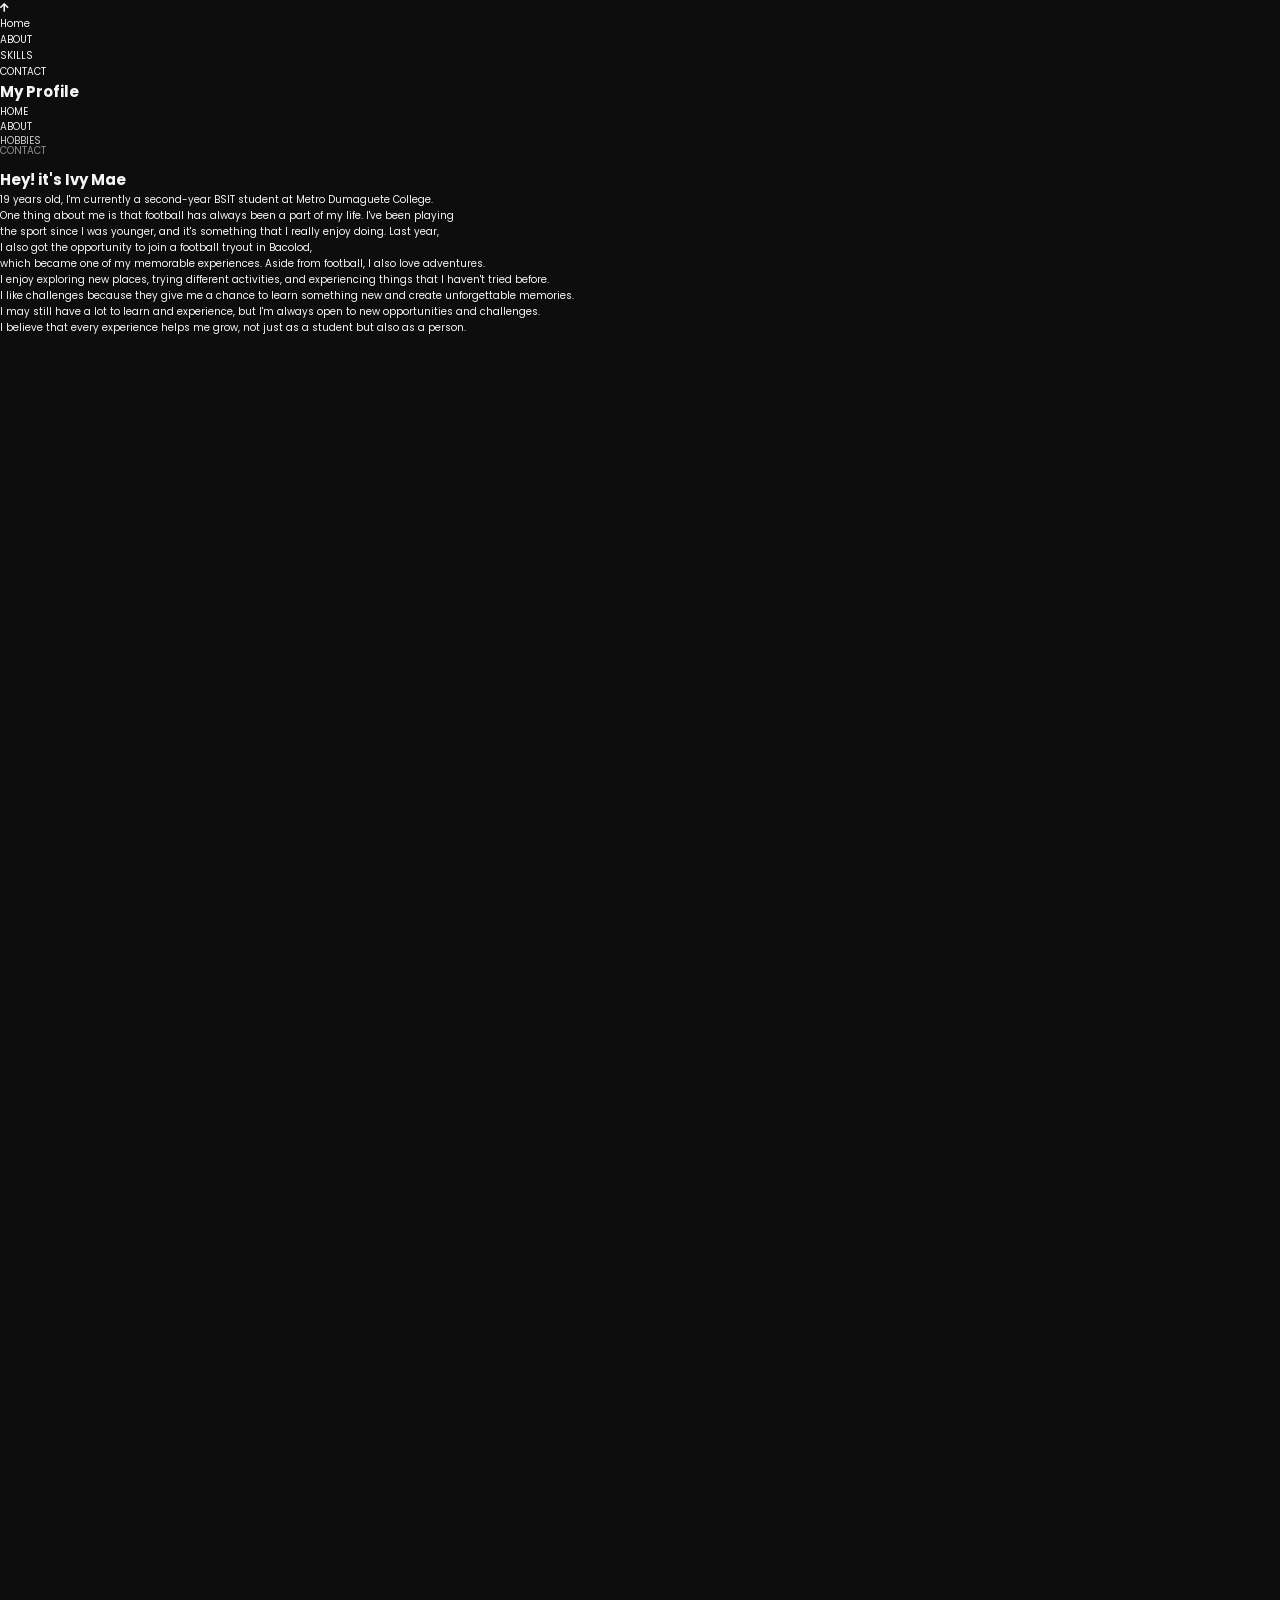
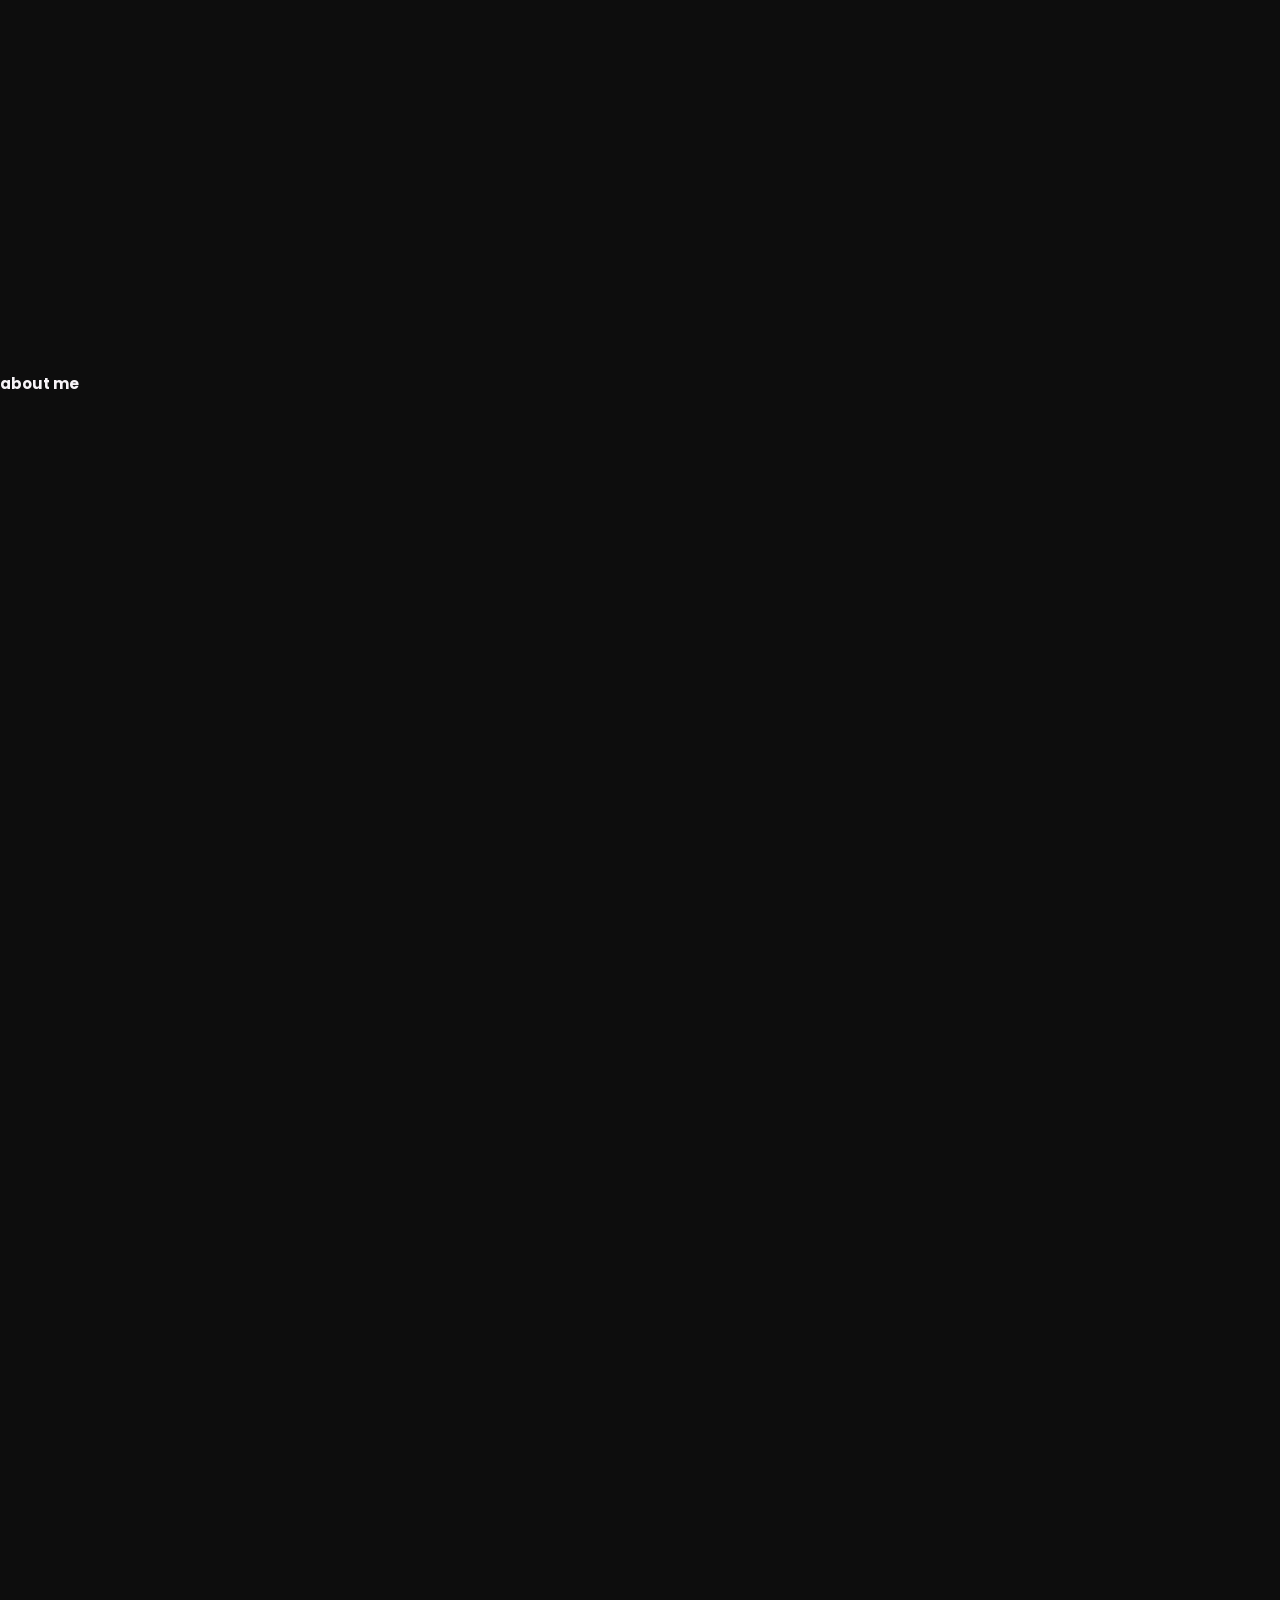
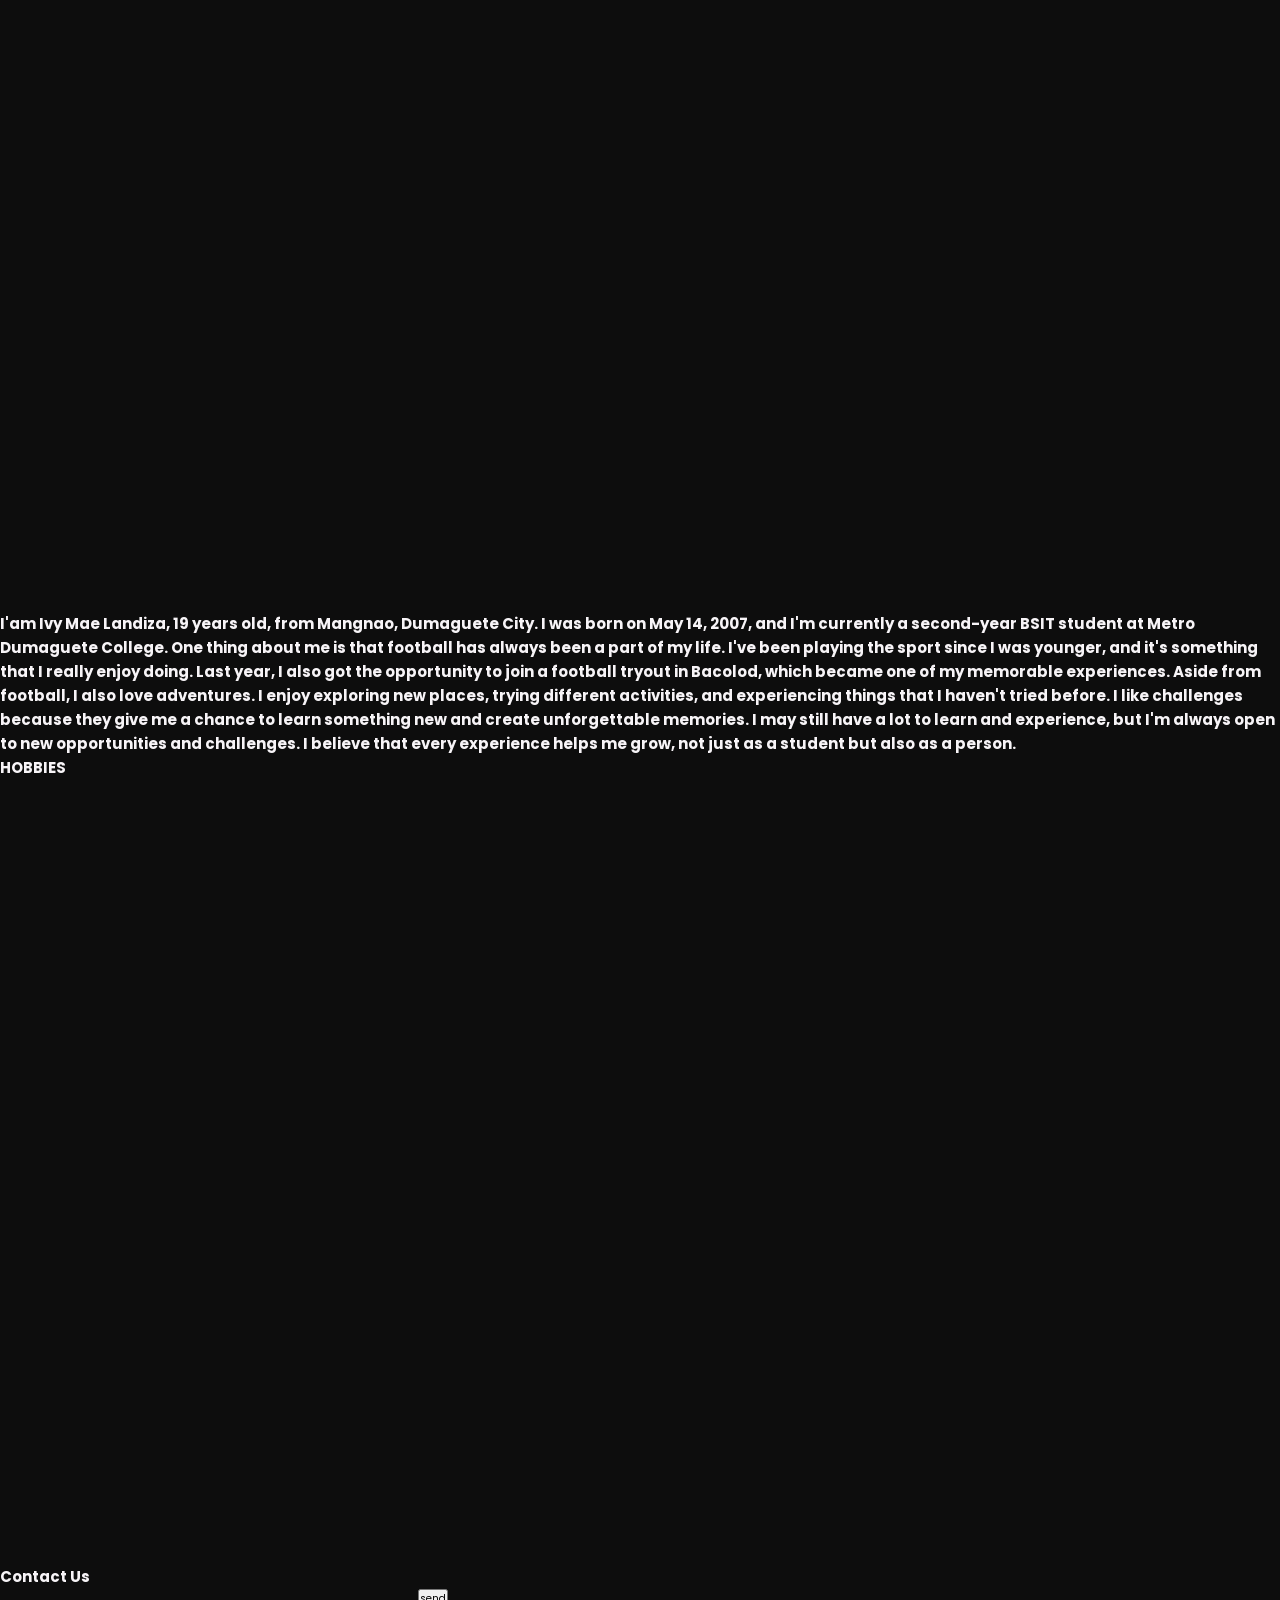
<file: index.html>
﻿<!DOCTYPE html>
<html lang="en">
  <head>
    <meta charset="UTF-8" />
    <link href="https://unpkg.com/aos@2.3.1/dist/aos.css" rel="stylesheet" />
    <link rel="preconnect" href="https://fonts.gstatic.com" />

    <link
      rel="stylesheet"
      href="https://cdnjs.cloudflare.com/ajax/libs/font-awesome/5.15.3/css/all.min.css"
      integrity="sha512-iBBXm8fW90+nuLcSKlbmrPcLa0OT92xO1BIsZ+ywDWZCvqsWgccV3gFoRBv0z+8dLJgyAHIhR35VZc2oM/gI1w=="
      crossorigin="anonymous"
    />
    <link
      href="https://fonts.googleapis.com/css2?family=Poppins:wght@300&display=swap"
      rel="stylesheet"
    />
    <meta http-equiv="X-UA-Compatible" content="IE=edge" />
    <meta name="viewport" content="width=device-width, initial-scale=1.0" />
    <link rel="stylesheet" href="style.css" />
    <title>My Website</title>
  </head>

  <body>
  <i class="fa fa-arrow-up" aria-hidden="true" onclick = "scrollToTop();"></i>
    <section class="sec1" id="section1">
      <div class="menuBar">
        <ul>
          <li><a href="#section1">Home</a></li>
          <li><a href="#section2">ABOUT</a></li>
          <li><a href="#section3">SKILLS</a></li>
          <li><a href="#section4">CONTACT</a></li>
        </ul>
      </div>
      <div class="navBar">
        <div class="logo">
          <h1>My Profile</h1>
        </div>
        <div class="navBar__menu">
       <ul>
       <li>
       <a href="#section1">HOME</a>
       </li>
        <li>
        <a href="#section2">ABOUT</a>
        </li>
         <li>
         <a href="#section3">HOBBIES</a>
         </li>
         <li>
         <a href="#section4">CONTACT</a>
         </li>
         </ul>
        </div>
        <div class="sec1__menuIcon"></div>
      </div>
      <div class="sec1__container">
        <div class="sec1__content">
          <div class="sec1__contentDetail">
            <div class="sec1__contentHider">
            </div>
            <div class="sec1__contentHider">
              <h1><span>Hey! it's Ivy Mae </span></h1>
            </div>        
        <div class="ivylat">
          <p>
            19 years old,  I'm currently a second-year BSIT student at Metro Dumaguete College.<br>
            One thing about me is that football has always been a part of my life. I've been playing<br>
            the sport since I was younger, and it's something that I really enjoy doing. Last year,<br>
            I also got the opportunity to join a football tryout in Bacolod,<br>
            which became one of my memorable experiences. Aside from football, I also love adventures.<br>
            I enjoy exploring new places, trying different activities, and experiencing things that I haven't tried before.<br>
            I like challenges because they give me a chance to learn something new and create unforgettable memories.<br>   
            I may still have a lot to learn and experience, but I'm always open to new opportunities and challenges.<br>
            I believe that every experience helps me grow, not just as a student but also as a person.</p><br>
          </p>
        </div>

        <a href="">
          <button>Resume</button>
        </a>

       
      
        

          
        <div class="sec1__imgContainer">
          <div class="sec1__imgBx">
           <img src="ivy1pic.jpg": alt="ivy mae pic"/>
            <span class="sec1__design1"></span>
            <span class="sec1__design2"></span>
            <span class="sec1__design3"></span>
            <span class="sec1__design4"></span>
          </div>
        </div>
      </div>
    </section>
    <section class="sec2" id="section2">
      <div class="sec2__heading">
        <h2>about me</h2>
      </div>
      <div class="sec2__container">
        <div class="sec2__aboutme1" data-aos="fade-up" data-aos-offset="-90">
          <div class="sec2__aboutme1Img">
            <img src="ivy2pic.jpg": alt="big sec2__aboutme1Img" />
          </div>
          <h2> Ivy Mae Landiza </h2>
          <div class="sec2__aboutme1Social">
            <ul> 
            </ul>
          </div>
        </div>
       <div class="sec2__aboutme2" data-aos="fade-up" data-aos-delay="1000"></div>
          <p>
          <h1>  
I'am Ivy Mae Landiza, 19 years old, from Mangnao, Dumaguete City. I was born on May 14, 2007, and I'm currently a second-year BSIT student at Metro Dumaguete College.

One thing about me is that football has always been a part of my life. I've been playing the sport since I was younger, and it's something that I really enjoy doing. Last year, I also got the opportunity to join a football tryout in Bacolod, which became one of my memorable experiences. 

Aside from football, I also love adventures. I enjoy exploring new places, trying different activities, and experiencing things that I haven't tried before. I like challenges because they give me a chance to learn something new and create unforgettable memories.

I may still have a lot to learn and experience, but I'm always open to new opportunities and challenges. I believe that every experience helps me grow, not just as a student but also as a person.
          </h1>

          </p>
        </div>
      </div>
    </section>
    <section class="sec3" id="section3">
      <h1>HOBBIES</h1>
      <div class="sec3__container">
        <div class="sec3__card" data-aos="fade-up">
          <div class="sec3__box">
            <div class="sec3__percent">
              <svg>
                <circle cx="70" cy="70" r="70"></circle>
                <circle cx="70" cy="70" r="70"></circle>
              </svg>
              <div class="number">
                <h2>90<span>%</span></h2>
              </div>
            </div>
            <h2 class="sec3__text">FOOTBALL</h2>
          </div>
        </div>
        <div class="sec3__card" data-aos="fade-up" data-aos-delay="500">
          <div class="sec3__box">
            <div class="sec3__percent">
              <svg>
                <circle cx="70" cy="70" r="70"></circle>
                <circle cx="70" cy="70" r="70"></circle>
              </svg>
              <div class="number">
                <h2>70<span>%</span></h2>
              </div>
            </div>
            <h2 class="sec3__text">CYCLING</h2>
          </div>
        </div>
        <div class="sec3__card" data-aos="fade-up" data-aos-delay="1000">
          <div class="sec3__box">
            <div class="sec3__percent">
              <svg>
                <circle cx="70" cy="70" r="70"></circle>
                <circle cx="70" cy="70" r="70"></circle>
              </svg>
              <div class="number">
                <h2>55<span>%</span></h2>
              </div>
            </div>
            <h2 class="sec3__text">VLOGGING</h2>
          </div>
        </div>
      </div>
    </section>
    <section class="sec4" id="section4">
      <div class="sec4__container">
        <div class="sec4__box1">
          <div class="sec4__content1" data-aos="fade-right">
            <h2>Ivy Mae<span>Landiza</span></h2>
            <p>
              
            </p>
          </div>
          <div
            class="sec4__content2"
            data-aos="fade-right"
            data-aos-delay="200"
          >
            <div class="sec4__content2Icon">
              <i class="fas fa-phone-alt"></i>
              <h2>09756433747</h2>
            </div>
            <div class="sec4__content2Icon">
              <i class="fas fa-envelope"></i>
              <h2>landizaivymae45gmail.com</h2>
            </div>
          </div>
          <div
            class="sec4__content3"
            data-aos="fade-right"
            data-aos-delay="500"
          >
            <ul>
              
              </li>
            </ul>
          </div>
        </div>
        <div class="sec4__box2" data-aos="fade-in" data-aos-delay="500">
          
            <h2>Quick links</h2>
          <div class="sec4__links">
            <ul>
              <li><a href="#">Home</a></li>
              <li><a href="#">About</a></li>
              <li><a href="#">Hobbies</a></li>
            </ul>
            </div>
          </div>

        <div class="sec4__box3">
          <h2>Contact Us</h2>
          <form>
            <input
              data-aos="fade-left"
              data-aos-delay="500"
              class="sec4__email"
              type="email"
              placeholder="Enter your Email"
            />
            <input
              class="sec4__message"
              data-aos="fade-left"
              data-aos-delay="1000"
              type="text"
              placeholder="enter the feedback or suggestion"
            />
            <button type="submit">send</button>
          </form>
        </div>
      </div>
    </section>
       <script
      src="https://cdnjs.cloudflare.com/ajax/libs/gsap/3.6.1/gsap.min.js"
      integrity="sha512-cdV6j5t5o24hkSciVrb8Ki6FveC2SgwGfLE31+ZQRHAeSRxYhAQskLkq3dLm8ZcWe1N3vBOEYmmbhzf7NTtFFQ=="
      crossorigin="anonymous"
    ></script>
    <script>
      const tl = gsap.timeline({ defaults: { ease: "power1.out" } });

      tl.from(".navBar", { y: "-10rem", duration: 1 });
      tl.from(".navBar .navBar__menu ul li", {
        y: "-2rem",
        opacity: 0,
        duration: 1,
        stagger: 0.25,
      });
      tl.to(
        ".sec1__content .sec1__contentDetail h1",
        { y: "0rem", duration: 1, stagger: 0.25 },
        "=-1"
      );
      tl.from(".sec1__imgBx img", { opacity: 0, x: "50%", duration: 1.5 });
      tl.from(
        ".sec1__imgBx .sec1__design1",
        { opacity: 0, x: "3rem", duration: 1.5 },
        "=-1"
      );
      tl.from(
        ".sec1__imgBx .sec1__design2",
        { opacity: 0, x: "-3rem", duration: 1.5 },
        "=-1"
      );
      tl.from(
        ".sec1__design3",
        { opacity: 0, x: "-30%", duration: 1.5 },
        "=-2"
      );
      tl.from(".sec1__design4", { opacity: 0, duration: 1.5 }, "=-2");
      tl.from(".sec1__content a", { opacity: 0, duration: 1.5 }, "=-3");
    </script>
    <!-- our AOs will occur here -->
    <script src="https://unpkg.com/aos@2.3.1/dist/aos.js"></script>
    <script>
      AOS.init({
        duration: 1000,
        offset:0,
      });
    </script>
    <script>
      var sec1__menuIcon = document.querySelector(".sec1__menuIcon");
      var menuBar = document.querySelector(".menuBar");
      sec1__menuIcon.addEventListener("click", function () {
        sec1__menuIcon.classList.toggle("active");
        menuBar.classList.toggle("active");
      });
    </script>
    <script type = "text/javascript">
        window.addEventListener('scroll',function(){
            var scroll = document.querySelector('.fa');
            scroll.classList.toggle("active",window.scrollY>500)
        })
        function scrollToTop(){
            window.scrollTo({
                top:0,
                behavior:'smooth'
            })
        }


    </script>

 
   <footer>
   <p> &copy; 2026 Ivy Mae Landiza All Rights Reserved.</p>
   </footer>


    
    </body>
    </html>
</file>
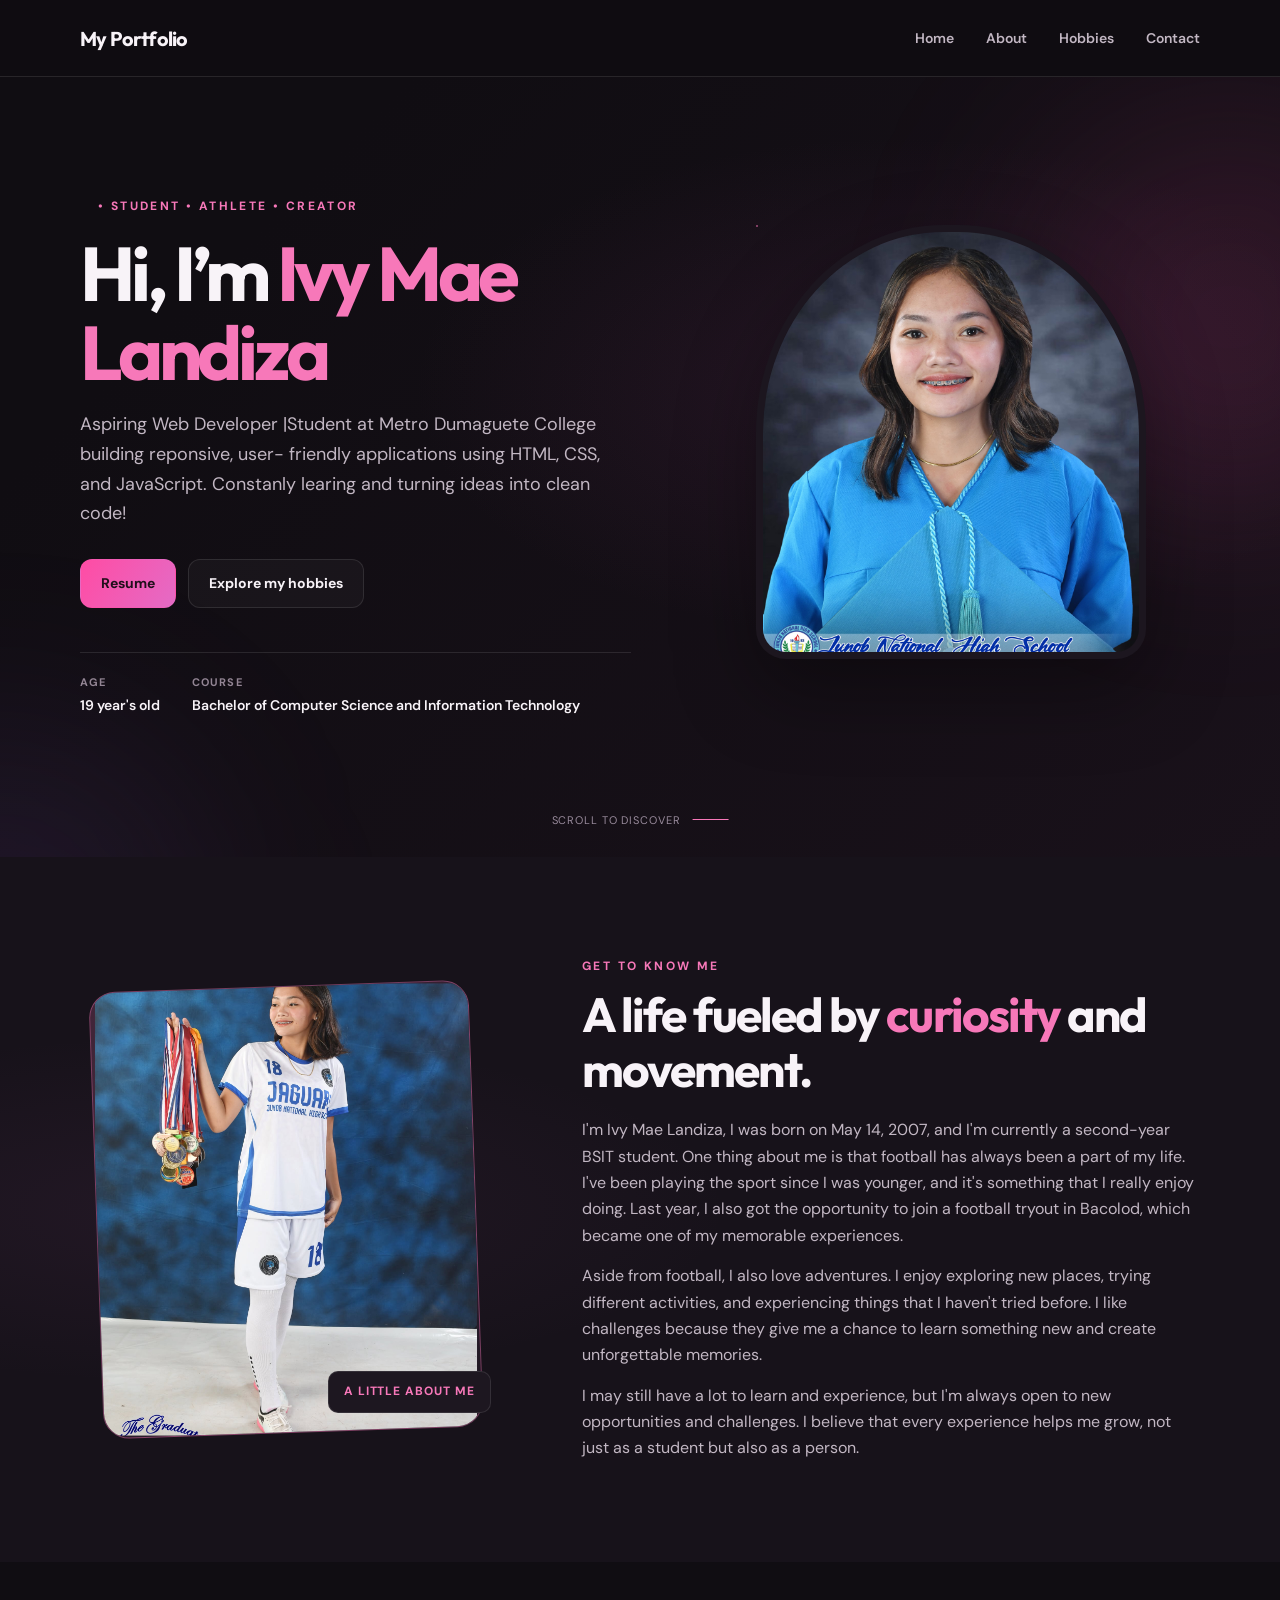
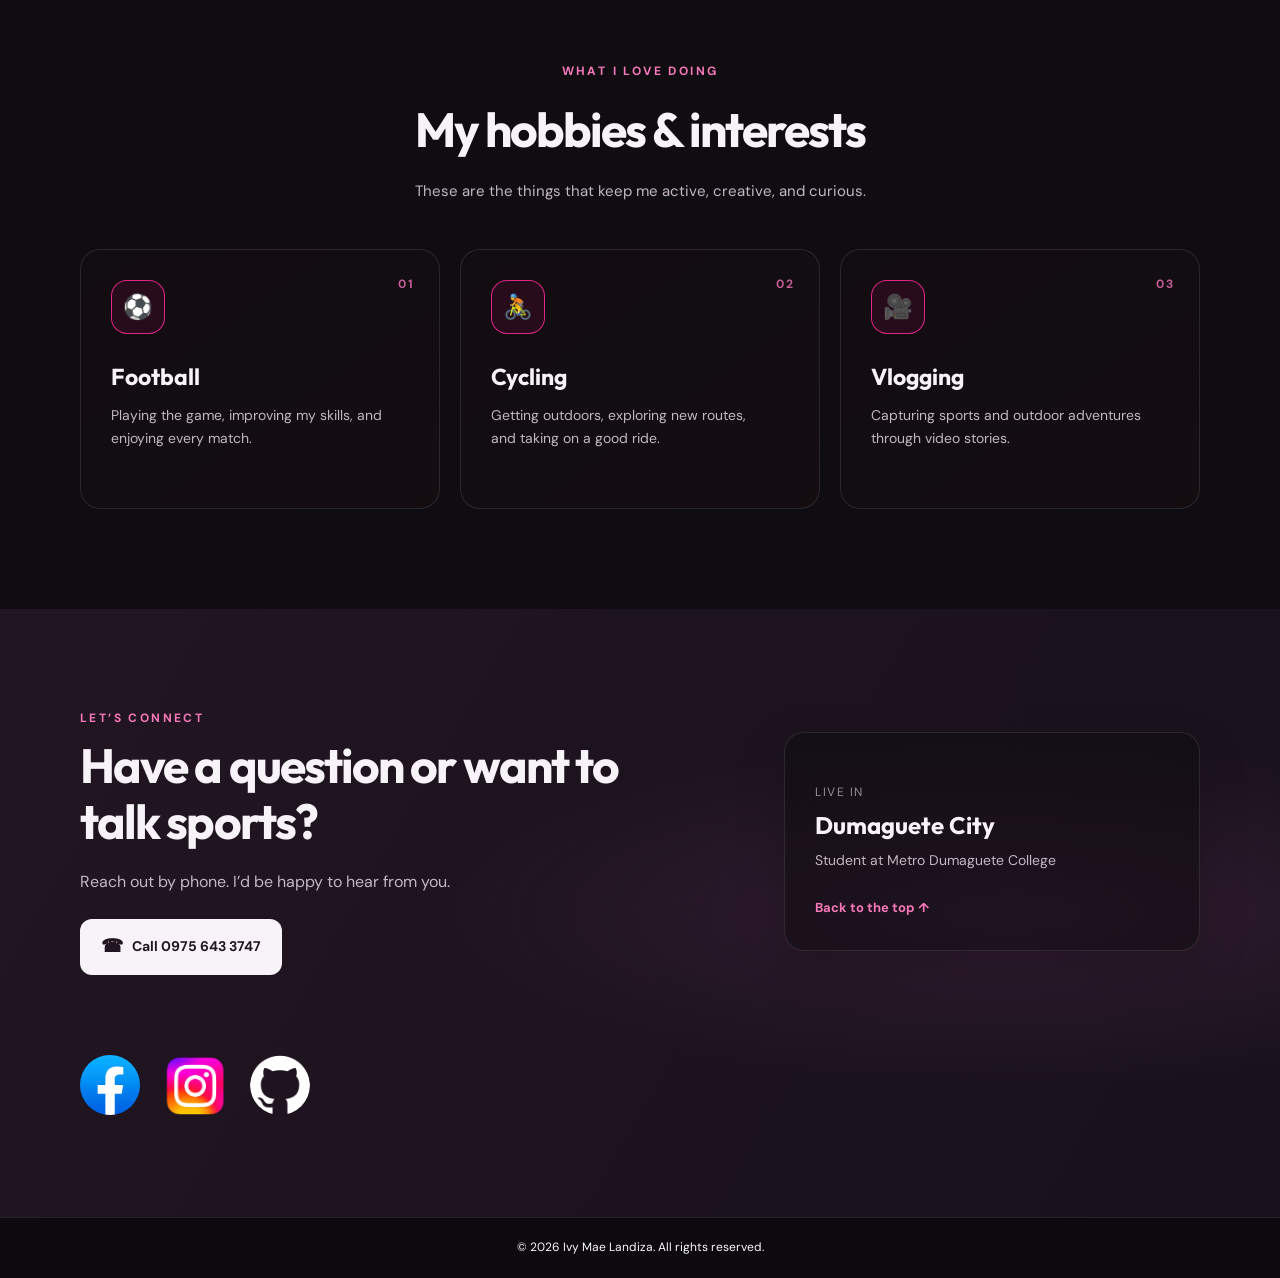
<file: ivy.html>
<!DOCTYPE html>
<html lang="en">
  <head>
    <meta charset="UTF-8" />
    <meta name="viewport" content="width=device-width, initial-scale=1.0" />
    <meta
      name="description"
      content="Meet Ivy Mae Landiza: student, footballer, cyclist, and sports vlogger."
    />
    <link rel="preconnect" href="https://fonts.googleapis.com" />
    <link rel="preconnect" href="https://fonts.gstatic.com" crossorigin />
    <link
      href="https://fonts.googleapis.com/css2?family=DM+Sans:wght@400;500;600;700&family=Outfit:wght@500;600;700&display=swap"
      rel="stylesheet"
    />
    <link rel="stylesheet" href="ivy.css" />
    <title>Ivy Mae Landiza | Personal Profile</title>
  </head>

  <body>
    <header class="site-header">
      <nav class="nav container" aria-label="Main navigation">
        <a class="brand" href="#home" aria-label="Ivy Mae Landiza home">
          <span>My Portfolio<span class="brand__accent"></span></span>
        </a>
        <button
          class="menu-toggle"
          type="button"
          aria-label="Open navigation menu"
          aria-expanded="false"
          aria-controls="primary-menu"
        >
          <span></span>
          <span></span>
          <span></span>
        </button>
        <ul class="nav__links" id="primary-menu">
          <li><a href="#home">Home</a></li>
          <li><a href="#about">About</a></li>
          <li><a href="#hobbies">Hobbies</a></li>
          <li><a href="#contact">Contact</a></li>
        </ul>
      </nav>
    </header>

    <main>
      <section class="hero" id="home" aria-labelledby="hero-title">
        <div class="hero__glow hero__glow--one" aria-hidden="true"></div>
        <div class="hero__glow hero__glow--two" aria-hidden="true"></div>
        <div class="hero__layout container">
          <div class="hero__content">
            <p class="eyebrow"><span></span>• Student • Athlete • Creator</p>
            <h1 id="hero-title">Hi, I’m <span>Ivy Mae Landiza</span></h1>
            <p class="hero__intro">
             Aspiring Web Developer |Student at Metro Dumaguete College building
             reponsive, user- friendly applications using HTML, CSS, and JavaScript.
             Constanly learing and turning ideas into clean code!
            </p>
            <div class="hero__actions">
              <a class="button button--primary" href="Resume/resume.pdf">Resume</a>
              <a class="button button--secondary" href="#hobbies">Explore my hobbies</a>
            </div>
            <div class="hero__facts" aria-label="A few facts about Ivy">
              <div>
                <strong>Age</strong>
                <span>19 year's old</span>
              </div>
              <div>
                <strong>Course</strong>
                <span>Bachelor of Computer Science and Information Technology</span>
              </div>
            </div>
          </div>

          <div class="hero__visual">
            <span class="hero__shape hero__shape--top" aria-hidden="true"></span>
            <span class="hero__shape hero__shape--bottom" aria-hidden="true"></span>
            <figure class="hero__photo">
              <img src="ivy1pic.jpg" alt="Ivy Mae Landiza smiling outdoors" />
            </figure>
           
          </div>
        </div>
        <a class="scroll-cue" href="#about">
          <span>Scroll to discover</span>
          <span class="scroll-cue__line" aria-hidden="true"></span>
        </a>
      </section>

      <section class="about section" id="about" aria-labelledby="about-title">
        <div class="about__layout container">
          <div class="about__visual">
            <div class="about__photo-frame">
              <img src="ivy2pic.jpg" alt="Portrait of Ivy Mae Landiza" loading="lazy" />
            </div>
            <span class="about__photo-caption">A little about me</span>
          </div>
          <div class="about__content">
            <p class="section-label">Get to know me</p>
            <h2 id="about-title">A life fueled by <span>curiosity</span> and movement.</h2>
            <p>
              I'm Ivy Mae Landiza, I was born on May 14, 2007, and I'm currently a second-year BSIT student.
              One thing about me is that football has always been a part of my life.
              I've been playing the sport since I was younger, and it's something that I really enjoy doing.
              Last year, I also got the opportunity to join a football tryout in Bacolod, which became one of my memorable experiences. 
           </p>

           <p>
              Aside from football, I also love adventures. I enjoy exploring new places, trying different activities, and experiencing things that I haven't tried before.
              I like challenges because they give me a chance to learn something new and create unforgettable memories.
            </p>

            <p>
             I may still have a lot to learn and experience, but I'm always open to new opportunities and challenges.
              I believe that every experience helps me grow, not just as a student but also as a person.
            </p>
          
          </div>
        </div>
      </section>

      <section class="hobbies section" id="hobbies" aria-labelledby="hobbies-title">
        <div class="container">
          <div class="section-heading">
            <p class="section-label">What I love doing</p>
            <h2 id="hobbies-title">My hobbies &amp; interests</h2>
            <p>These are the things that keep me active, creative, and curious.</p>
          </div>
          <div class="hobbies__grid">
            <article class="hobby-card">
              <span class="hobby-card__number">01</span>
              <span class="hobby-card__icon" aria-hidden="true">⚽</span>
              <h3>Football</h3>
              <p>Playing the game, improving my skills, and enjoying every match.</p>
            </article>
            <article class="hobby-card">
              <span class="hobby-card__number">02</span>
              <span class="hobby-card__icon" aria-hidden="true">🚴</span>
              <h3>Cycling</h3>
              <p>Getting outdoors, exploring new routes, and taking on a good ride.</p>
            </article>
            <article class="hobby-card">
              <span class="hobby-card__number">03</span>
              <span class="hobby-card__icon" aria-hidden="true">🎥</span>
              <h3>Vlogging</h3>
              <p>Capturing sports and outdoor adventures through video stories.</p>
            </article>
          </div>
        </div>
      </section>

      <section class="contact section" id="contact" aria-labelledby="contact-title">
        <div class="contact__layout container">
          <div class="contact__content">
            <p class="section-label">Let’s connect</p>
            <h2 id="contact-title">Have a question or want to talk sports?</h2>
            <p>
              Reach out by phone. I’d be happy to hear from you.
            </p>
            <a class="button button--light" href="tel:+639756433747">
              <span aria-hidden="true">☎</span>
              Call 0975 643 3747
            </a>
          </div>
          <div class="contact__card">
            <span class="contact__card-icon" aria-hidden="true"></span>
            <p class="contact__card-label">Live in</p>
            <h3>Dumaguete City</h3>
            <p>Student at Metro Dumaguete College</p>
            <a href="#home">Back to the top <span aria-hidden="true">↑</span></a>
          </div>
          <div style="display: flex; flex-direction: row;">
            <a href="https://www.facebook.com/ivy.landiza">
                <img src="face.png" alt="" width="60px" style="border-radius: 50%;">
            </a>
            <a href="https://www.instagram.com/iivvyylle/">
                <img src="ig.png" alt="" width="110px" style="border-radius: 20px;">
            </a>
            <a href="https://github.com/landizaivymae45">
                <img src="ereng.png" alt="" width="60px" style="border-radius: 50%; filter: invert(1);">
            </a>
          </div>
        </div>
      </section>
    </main>

    <footer class="footer">
      <div class="container footer__content">
        <p style="text-align: center;">&copy; <span id="current-year"></span> Ivy Mae Landiza. All rights reserved.</p>
      </div>
    </footer>

    <button class="scroll-top" type="button" aria-label="Scroll to top">
      <span aria-hidden="true">↑</span>
    </button>

    <script>
      const menuToggle = document.querySelector(".menu-toggle");
      const navigation = document.querySelector(".nav__links");
      const scrollTopButton = document.querySelector(".scroll-top");

      menuToggle.addEventListener("click", () => {
        const isOpen = menuToggle.getAttribute("aria-expanded") === "true";
        menuToggle.setAttribute("aria-expanded", String(!isOpen));
        menuToggle.setAttribute(
          "aria-label",
          isOpen ? "Open navigation menu" : "Close navigation menu"
        );
        navigation.classList.toggle("nav__links--open", !isOpen);
      });

      navigation.querySelectorAll("a").forEach((link) => {
        link.addEventListener("click", () => {
          menuToggle.setAttribute("aria-expanded", "false");
          menuToggle.setAttribute("aria-label", "Open navigation menu");
          navigation.classList.remove("nav__links--open");
        });
      });

      window.addEventListener(
        "scroll",
        () => {
          scrollTopButton.classList.toggle("scroll-top--visible", window.scrollY > 500);
        },
        { passive: true }
      );

      scrollTopButton.addEventListener("click", () => {
        window.scrollTo({ top: 0, behavior: "smooth" });
      });

      document.querySelector("#current-year").textContent = new Date().getFullYear();
    </script>
  </body>
</html>
</file>
<file: style.css>
﻿:root {
  --bg: #0d0d0d;
  --bg-soft: #151515;
  --panel: #1b1b1b;
  --card: #111111;
  --white: #f7f4f7;
  --muted: #d7d3d8;
  --pink: #f84aa5;
  --pink-strong: #ff2d8d;
  --purple: #ca79ff;
  --shadow: rgba(0, 0, 0, 0.24);
}

* {
  margin: 0;
  padding: 0;
  box-sizing: border-box;
}

html {
  font-size: 62.5%;
  scroll-behavior: smooth;
}

body {
  font-family: 'Poppins', sans-serif;
  background: var(--bg);
  color: var(--white);
  line-height: 1.6;
}

a {
  color: inherit;
  text-decoration: none;
}

img {
  max-width: 100%;
  display: block;
}

button,
input,
textarea {
  font: inherit;
}

.container {
  width: min(112rem, calc(100% - 4rem));
  margin: 0 auto;
}

.section-tag {
  display: inline-block;
  margin-bottom: 1.2rem;
  color: var(--pink);
  text-transform: uppercase;
  letter-spacing: 0.18rem;
  font-weight: 600;
  font-size: 1.2rem;
}

.header {
  position: sticky;
  top: 0;
  z-index: 50;
  background: rgba(12, 12, 12, 0.9);
  backdrop-filter: blur(10px);
  border-bottom: 1px solid rgba(255, 255, 255, 0.08);
}

.navbar {
  display: flex;
  align-items: center;
  justify-content: space-between;
  min-height: 7rem;
}

.brand {
  font-size: 2.2rem;
  font-weight: 700;
  color: var(--white);
}

.nav-menu ul {
  display: flex;
  align-items: center;
  gap: 2.4rem;
  list-style: none;
}

.nav-menu a {
  position: relative;
  font-size: 1.5rem;
  color: var(--white);
  font-weight: 500;
  transition: color 0.2s ease;
}

.nav-menu a::after {
  content: '';
  position: absolute;
  left: 0;
  bottom: -0.6rem;
  width: 0;
  height: 0.2rem;
  background: linear-gradient(90deg, var(--pink), var(--purple));
  border-radius: 1rem;
  transition: width 0.2s ease;
}

.nav-menu a:hover,
.nav-menu a:focus-visible {
  color: var(--pink);
}

.nav-menu a:hover::after,
.nav-menu a:focus-visible::after {
  width: 100%;
}

.menu-toggle {
  display: none;
  background: transparent;
  border: 0;
  width: 4rem;
  height: 4rem;
  cursor: pointer;
}

.menu-toggle span {
  display: block;
  width: 2.5rem;
  height: 0.2rem;
  margin: 0.6rem auto;
  background: var(--white);
  border-radius: 1rem;
}

.hero {
  position: relative;
  padding: 10rem 0 7rem;
  background: radial-gradient(circle at top left, rgba(248, 74, 165, 0.22), transparent 30%),
    linear-gradient(135deg, #0f0f0f 0%, #0d0d0d 35%, #1b1218 100%);
}

.hero__layout {
  display: grid;
  grid-template-columns: 1.2fr 0.8fr;
  align-items: center;
  gap: 5rem;
}

.eyebrow {
  color: var(--pink);
  text-transform: uppercase;
  letter-spacing: 0.2rem;
  font-size: 1.5rem;
  font-weight: 600;
}

.hero__content h1 {
  font-size: clamp(4rem, 5vw, 7rem);
  line-height: 1.1;
  margin: 1rem 0 1.5rem;
}

.lead {
  max-width: 62rem;
  font-size: 1.8rem;
  color: var(--muted);
}

.hero__actions {
  display: flex;
  flex-wrap: wrap;
  gap: 1.5rem;
  margin-top: 2.5rem;
}

.button {
  display: inline-flex;
  align-items: center;
  justify-content: center;
  min-width: 15rem;
  padding: 1.4rem 2.4rem;
  border-radius: 1rem;
  font-weight: 600;
  transition: transform 0.2s ease, box-shadow 0.2s ease;
}

.button:hover,
.button:focus-visible {
  transform: translateY(-2px);
}

.button.primary {
  color: var(--white);
  background: linear-gradient(135deg, var(--pink), var(--pink-strong));
  box-shadow: 0 1.5rem 3rem rgba(248, 74, 165, 0.35);
}

.button.secondary {
  background: rgba(255, 255, 255, 0.05);
  border: 1px solid rgba(255, 255, 255, 0.1);
  color: var(--white);
}

.hero__info {
  display: flex;
  flex-wrap: wrap;
  gap: 2rem;
  margin-top: 3rem;
  padding-top: 2rem;
  border-top: 1px solid rgba(255, 255, 255, 0.12);
}

.hero__info div {
  min-width: 12rem;
}

.hero__info strong {
  display: block;
  color: var(--muted);
  font-size: 1.2rem;
  margin-bottom: 0.4rem;
}

.hero__info span {
  font-size: 1.8rem;
  font-weight: 600;
}

.hero__image {
  position: relative;
  display: flex;
  justify-content: center;
  align-items: center;
}

.hero__photo-stack {
  position: relative;
  width: min(42rem, 100%);
  display: flex;
  flex-direction: column;
  gap: 1.8rem;
}

.hero__photo-card {
  position: relative;
  width: 100%;
  border-radius: 3rem;
  overflow: hidden;
  border: 0.6rem solid rgba(255, 255, 255, 0.08);
  box-shadow: 0 2rem 5rem rgba(0, 0, 0, 0.38);
  background: #0d1117;
}

.hero__photo-card--main {
  min-height: 46rem;
}

.hero__photo-card img {
  width: 100%;
  aspect-ratio: 1;
  object-fit: cover;
  display: block;
}

.hero__mini-photos {
  display: grid;
  grid-template-columns: repeat(3, minmax(0, 1fr));
  gap: 1.2rem;
}

.hero__mini-photos img {
  width: 100%;
  height: 14rem;
  object-fit: cover;
  border-radius: 1.8rem;
  border: 0.4rem solid rgba(255, 255, 255, 0.06);
  box-shadow: 0 1.5rem 3rem rgba(0, 0, 0, 0.18);
}

.hero__photo-badge {
  position: absolute;
  left: 50%;
  bottom: 1.8rem;
  transform: translateX(-50%);
  width: calc(100% - 2.4rem);
  padding: 1.2rem 1.4rem;
  border-radius: 1.6rem;
  text-align: center;
  background: rgba(9, 16, 24, 0.48);
  border: 1px solid rgba(255, 255, 255, 0.12);
  backdrop-filter: blur(6px);
  box-shadow: 0 1rem 2rem rgba(0, 0, 0, 0.24);
}

.badge-title {
  display: block;
  font-size: clamp(2.2rem, 2vw, 3.2rem);
  font-weight: 700;
  line-height: 1.2;
  color: #f7f4f7;
  letter-spacing: 0.03em;
}

.badge-subtitle {
  display: block;
  font-size: 1.2rem;
  font-weight: 600;
  letter-spacing: 0.22rem;
  color: rgba(255, 255, 255, 0.8);
  text-transform: uppercase;
  margin-top: 0.3rem;
}

.design {
  position: absolute;
  display: block;
  border-radius: 2rem;
}

.design-1 {
  width: 14rem;
  height: 14rem;
  top: -2rem;
  right: -1rem;
  background: rgba(248, 74, 165, 0.18);
  border: 0.2rem solid rgba(248, 74, 165, 0.6);
}

.design-2 {
  width: 9rem;
  height: 9rem;
  bottom: -1rem;
  left: -1rem;
  background: rgba(202, 121, 255, 0.18);
  border: 0.2rem solid rgba(202, 121, 255, 0.6);
}

.design-3 {
  width: 18rem;
  height: 5rem;
  right: 5%;
  bottom: 8%;
  background: rgba(255, 255, 255, 0.04);
  border: 1px solid rgba(255, 255, 255, 0.12);
}

.design-4 {
  width: 5rem;
  height: 18rem;
  left: 9%;
  top: 12%;
  background: rgba(255, 255, 255, 0.04);
  border: 1px solid rgba(255, 255, 255, 0.12);
}

.about {
  padding: 9rem 0;
  background: radial-gradient(circle at center, rgba(248, 74, 165, 0.12), transparent 30%), #111111;
}

.about__layout {
  display: grid;
  grid-template-columns: 0.85fr 1.15fr;
  gap: 5rem;
  align-items: center;
}

.about__image img {
  width: min(42rem, 100%);
  aspect-ratio: 4 / 5;
  object-fit: cover;
  border-radius: 2.5rem;
  border: 0.6rem solid rgba(248, 74, 165, 0.35);
  box-shadow: 0 2rem 4rem rgba(0, 0, 0, 0.32);
}

.about__content h2,
.section-heading h2,
.contact__info h2 {
  font-size: clamp(3rem, 4vw, 4.5rem);
  line-height: 1.2;
  margin-bottom: 1.8rem;
}

.about__content p {
  font-size: 1.7rem;
  color: var(--muted);
  margin-bottom: 1.4rem;
}

.hobbies {
  padding: 9rem 0;
  background: #0b0b0b;
}

.section-heading {
  text-align: center;
  margin-bottom: 4.5rem;
}

.hobbies__grid {
  display: grid;
  grid-template-columns: repeat(3, minmax(0, 1fr));
  gap: 3rem;
}

.hobby-card {
  position: relative;
  background: linear-gradient(180deg, rgba(255, 255, 255, 0.02), rgba(255, 255, 255, 0.01));
  border: 1px solid rgba(255, 255, 255, 0.08);
  border-radius: 2.4rem;
  padding: 3rem 2rem;
  text-align: center;
  overflow: hidden;
  box-shadow: 0 2rem 3rem rgba(0, 0, 0, 0.2);
}

.hobby-card::before {
  content: '';
  position: absolute;
  inset: 0 auto auto 0;
  width: 50%;
  height: 100%;
  background: rgba(248, 74, 165, 0.1);
  transition: transform 0.3s ease;
}

.hobby-card:hover::before {
  transform: translateX(100%);
}

.ring {
  position: relative;
  width: 16rem;
  height: 16rem;
  margin: 0 auto 2rem;
}

.ring svg {
  width: 100%;
  height: 100%;
  transform: rotate(-90deg);
}

.ring circle {
  fill: none;
  stroke: rgba(255, 255, 255, 0.18);
  stroke-width: 10;
}

.ring__progress {
  stroke-linecap: round;
  stroke-dasharray: 440;
  stroke-dashoffset: 440;
}

.ring--green .ring__progress {
  stroke: #26ff88;
  stroke-dashoffset: calc(440 - (440 * 90) / 100);
}

.ring--yellow .ring__progress {
  stroke: #f5d742;
  stroke-dashoffset: calc(440 - (440 * 70) / 100);
}

.ring--blue .ring__progress {
  stroke: #52a7ff;
  stroke-dashoffset: calc(440 - (440 * 55) / 100);
}

.ring__value {
  position: absolute;
  inset: 0;
  display: grid;
  place-items: center;
  font-size: 3rem;
  font-weight: 700;
}

.hobby-card h3 {
  font-size: 2.2rem;
  color: var(--white);
}

.contact {
  padding: 9rem 0 7rem;
  background: linear-gradient(180deg, #0d0d0d, #121212);
}

.contact__layout {
  display: grid;
  grid-template-columns: 1.1fr 0.7fr 1fr;
  gap: 3rem;
  align-items: start;
}

.contact__item {
  display: flex;
  align-items: center;
  gap: 1rem;
  margin-top: 1.5rem;
  color: var(--muted);
  font-size: 1.7rem;
}

.contact__item i {
  color: var(--pink);
}

.contact__info h2 span {
  color: var(--pink);
}

.quick-links h3,
.contact__form-wrap h3 {
  font-size: 2.6rem;
  margin-bottom: 2rem;
}

.quick-links ul {
  list-style: none;
}

.quick-links li + li {
  margin-top: 1rem;
}

.quick-links a {
  color: var(--muted);
  font-size: 1.7rem;
}

.quick-links a:hover,
.quick-links a:focus-visible {
  color: var(--white);
}

.contact__form-wrap form {
  display: flex;
  flex-direction: column;
  gap: 1.4rem;
}

.contact__form-wrap input,
.contact__form-wrap textarea {
  width: 100%;
  border: 1px solid rgba(255, 255, 255, 0.12);
  background: rgba(255, 255, 255, 0.02);
  color: var(--white);
  border-radius: 1.2rem;
  padding: 1.3rem 1.4rem;
  resize: vertical;
}

.contact__form-wrap input::placeholder,
.contact__form-wrap textarea::placeholder {
  color: rgba(255, 255, 255, 0.58);
}

.contact__form-wrap button {
  align-self: flex-start;
  border: 0;
  border-radius: 999px;
  background: linear-gradient(135deg, var(--pink), var(--pink-strong));
  color: var(--white);
  cursor: pointer;
  padding: 1.2rem 2.8rem;
  font-weight: 600;
}

.footer {
  padding: 2.5rem 0;
  border-top: 1px solid rgba(255, 255, 255, 0.08);
  text-align: center;
  color: var(--muted);
  font-size: 1.4rem;
  background: #0a0a0a;
}

.scroll-top {
  position: fixed;
  right: 2.5rem;
  bottom: 2.5rem;
  width: 5rem;
  height: 5rem;
  border: 0;
  border-radius: 50%;
  background: linear-gradient(135deg, var(--pink), var(--pink-strong));
  color: var(--white);
  display: grid;
  place-items: center;
  cursor: pointer;
  box-shadow: 0 1.5rem 3rem rgba(248, 74, 165, 0.4);
  opacity: 0;
  visibility: hidden;
  transform: translateY(2rem);
  transition: opacity 0.25s ease, visibility 0.25s ease, transform 0.25s ease;
  z-index: 80;
}

.scroll-top.visible {
  opacity: 1;
  visibility: visible;
  transform: translateY(0);
}

@media (max-width: 900px) {
  .hero__layout,
  .about__layout,
  .contact__layout {
    grid-template-columns: 1fr;
  }

  .hobbies__grid {
    grid-template-columns: 1fr;
  }

  .menu-toggle {
    display: block;
  }

  .nav-menu {
    display: none;
    position: absolute;
    top: 7rem;
    left: 0;
    right: 0;
    background: rgba(12, 12, 12, 0.98);
    border-top: 1px solid rgba(255, 255, 255, 0.08);
    padding: 2rem 0;
  }

  .nav-menu.open {
    display: block;
  }

  .nav-menu ul {
    flex-direction: column;
    gap: 1.5rem;
    align-items: flex-start;
    width: min(112rem, calc(100% - 4rem));
    margin: 0 auto;
  }
}

@media (max-width: 600px) {
  .container {
    width: min(100% - 2.5rem, 112rem);
  }
</file>
<file: ivy.css>
:root {
  color-scheme: dark;
  --background: #100d12;
  --background-soft: #17121a;
  --panel: #1d1720;
  --text: #f8f3f8;
  --muted: #c2b7c3;
  --pink: #f778b9;
  --pink-bright: #ff4ca4;
  --purple: #c59bf7;
  --line: rgba(255, 255, 255, 0.1);
}

* {
  box-sizing: border-box;
  margin: 0;
  padding: 0;
}

html {
  scroll-behavior: smooth;
  scroll-padding-top: 8rem;
  font-size: 62.5%;
}

body {
  min-width: 32rem;
  background: var(--background);
  color: var(--text);
  font-family: "DM Sans", sans-serif;
  font-size: 1.6rem;
  line-height: 1.65;
}

button,
a {
  font: inherit;
}

a {
  color: inherit;
  text-decoration: none;
}

button:focus-visible,
a:focus-visible {
  outline: 0.3rem solid var(--black);
  outline-offset: 0.4rem;
}

img {
  display: block;
  max-width: 100%;
}

.container {
  width: min(112rem, calc(100% - 4.8rem));
  margin: 0 auto;
}

.site-header {
  position: sticky;
  top: 0;
  z-index: 20;
  background: rgba(16, 13, 18, 0.9);
  border-bottom: 1px solid var(--line);
  backdrop-filter: blur(1.6rem);
}

.nav {
  position: relative;
  display: flex;
  min-height: 7.6rem;
  align-items: center;
  justify-content: space-between;
}

.brand {
  display: inline-flex;
  align-items: center;
  gap: 1rem;
  font-family: "Outfit", sans-serif;
  font-size: 2rem;
  font-weight: 700;
  letter-spacing: -0.04em;
}


.nav__links {
  display: flex;
  align-items: center;
  gap: 3.2rem;
  list-style: none;
}

.nav__links a {
  color: var(--muted);
  font-size: 1.4rem;
  font-weight: 600;
  transition: color 180ms ease;
}

.nav__links a:hover {
  color: var(--pink);
}

.nav__links .nav__contact:hover {
  background: rgba(247, 120, 185, 0.12);
}

.menu-toggle {
  display: none;
  width: 4.4rem;
  height: 4.4rem;
  border: 1px solid var(--line);
  border-radius: 1.2rem;
  background: var(--panel);
  cursor: pointer;
}

.menu-toggle span {
  display: block;
  width: 1.8rem;
  height: 0.2rem;
  margin: 0.4rem auto;
  background: var(--text);
}

.hero {
  position: relative;
  display: flex;
  min-height: min(78rem, calc(100svh - 7.6rem));
  align-items: center;
  overflow: hidden;
  padding: 8rem 0 10rem;
  background:
    radial-gradient(ellipse at 70% 40%, rgba(101, 46, 90, 0.22), transparent 38%),
    linear-gradient(135deg, #100d12 20%, #19111a 100%);
}

.hero__layout {
  position: relative;
  z-index: 1;
  display: grid;
  grid-template-columns: 1.05fr 0.95fr;
  align-items: center;
  gap: 7rem;
}

.hero__glow {
  position: absolute;
  width: 40rem;
  aspect-ratio: 1;
  border-radius: 50%;
  filter: blur(10rem);
  pointer-events: none;
}

.hero__glow--one {
  top: 4rem;
  right: -15rem;
  background: rgba(247, 76, 164, 0.12);
}

.hero__glow--two {
  bottom: -27rem;
  left: -20rem;
  background: rgba(160, 104, 221, 0.1);
}

.eyebrow,
.section-label {
  color: var(--pink);
  font-size: 1.2rem;
  font-weight: 700;
  letter-spacing: 0.2em;
  text-transform: uppercase;
}

.eyebrow {
  display: flex;
  align-items: center;
  gap: 1rem;
}

.eyebrow span {
  width: 0.8rem;
  height: 0.8rem;
  border-radius: 50%;

}

.hero__content h1 {
  max-width: 65rem;
  margin: 1.8rem 0;
  font-family: "Outfit", sans-serif;
  font-size: clamp(4.4rem, 6.2vw, 7.6rem);
  line-height: 1.04;
  letter-spacing: -0.055em;
}

.hero__content h1 span,
.about__content h2 span {
  color: var(--pink);
}

.hero__intro {
  max-width: 54rem;
  color: var(--muted);
  font-size: 1.8rem;
}

.hero__actions {
  display: flex;
  flex-wrap: wrap;
  gap: 1.2rem;
  margin-top: 3rem;
}

.button {
  display: inline-flex;
  min-height: 4.8rem;
  align-items: center;
  justify-content: center;
  gap: 0.9rem;
  padding: 1.2rem 2rem;
  border: 1px solid transparent;
  border-radius: 1.2rem;
  font-size: 1.4rem;
  font-weight: 700;
  transition: transform 180ms ease, background 180ms ease, border-color 180ms ease;
}

.button:hover {
  transform: translateY(-0.2rem);
}

.button--primary {
  background: linear-gradient(120deg, var(--pink-bright), #e46bc5);
  color: #210f1b;
}

.button--secondary {
  border-color: var(--line);
  background: rgba(255, 255, 255, 0.03);
  color: var(--text);
}

.button--secondary:hover {
  border-color: rgba(247, 120, 185, 0.5);
}

.hero__facts {
  display: flex;
  flex-wrap: wrap;
  gap: 3.2rem;
  margin-top: 4.4rem;
  padding-top: 2rem;
  border-top: 1px solid var(--line);
}

.hero__facts div {
  display: grid;
  gap: 0.3rem;
}

.hero__facts strong {
  color: #938594;
  font-size: 1.1rem;
  letter-spacing: 0.1em;
  text-transform: uppercase;
}

.hero__facts span {
  color: var(--text);
  font-size: 1.4rem;
  font-weight: 600;
}

.hero__visual {
  position: relative;
  width: min(43rem, 100%);
  justify-self: center;
  padding: 2rem 2rem 5rem;
}

.hero__photo {
  position: relative;
  z-index: 1;
  overflow: hidden;
  aspect-ratio: 0.9;
  border: 0.7rem solid rgba(15, 15, 15, 0.07);
  border-radius: 48% 48% 3rem 3rem;
  background: var(--panel);
  box-shadow: 0 3rem 8rem rgba(0, 0, 0, 0.36);
}

.hero__photo img {
  width: 100%;
  height: 100%;
  object-fit: cover;
  object-position: center 35%;
}

.hero__shape {
  position: absolute;
  display: block;
  border: 1px solid rgba(247, 120, 185, 0.4);
  border-radius: 50%;
}

.hero__photo-label {
  position: absolute;
  right: 0;
  bottom: 1rem;
  z-index: 2;
  display: flex;
  align-items: center;
  gap: 1rem;
  max-width: 29rem;
  padding: 1.2rem 1.5rem;
  border: 1px solid var(--line);
  border-radius: 1.4rem;
  background: rgba(252, 252, 252, 0.94);
  box-shadow: 0 1.5rem 4rem rgba(0, 0, 0, 0.3);
  color: var(--muted);
  font-size: 1.2rem;
  font-weight: 600;
}

.scroll-cue {
  position: absolute;
  bottom: 2.8rem;
  left: 50%;
  display: flex;
  align-items: center;
  gap: 1.2rem;
  color: #998b9c;
  font-size: 1.1rem;
  letter-spacing: 0.08em;
  text-transform: uppercase;
  transform: translateX(-50%);
}

.scroll-cue__line {
  width: 3.6rem;
  height: 1px;
  background: var(--pink);
}

.section {
  padding: 10rem 0;
}

.about {
  background:
    radial-gradient(ellipse at 15% 50%, rgba(135, 72, 131, 0.1), transparent 35%),
    var(--background-soft);
}

.about__layout {
  display: grid;
  grid-template-columns: 0.8fr 1.2fr;
  align-items: center;
  gap: 9rem;
}

.about__visual {
  position: relative;
  width: min(38rem, 100%);
  justify-self: center;
}

.about__photo-frame {
  overflow: hidden;
  aspect-ratio: 0.85;
  padding: 0.7rem;
  border: 1px solid rgba(247, 120, 185, 0.38);
  border-radius: 2.6rem;
  background: linear-gradient(145deg, rgba(247, 120, 185, 0.2), rgba(197, 155, 247, 0.04));
  transform: rotate(-2deg);
}

.about__photo-frame img {
  width: 100%;
  height: 100%;
  border-radius: 2rem;
  object-fit: cover;
  object-position: center;
  transform: rotate(2deg) scale(1.05);
}

.about__photo-caption {
  position: absolute;
  right: -1.5rem;
  bottom: 2rem;
  padding: 1rem 1.5rem;
  border: 1px solid var(--line);
  border-radius: 1rem;
  background: var(--panel);
  color: var(--pink);
  font-size: 1.2rem;
  font-weight: 700;
  letter-spacing: 0.08em;
  text-transform: uppercase;
}

.about__content h2,
.contact__content h2 {
  margin: 1rem 0 2rem;
  font-family: "Outfit", sans-serif;
  font-size: clamp(3.2rem, 4vw, 4.8rem);
  line-height: 1.15;
  letter-spacing: -0.04em;
}

.about__content > p:not(.section-label) {
  margin-top: 1.4rem;
  color: var(--muted);
  font-size: 1.6rem;
}

.about__note strong {
  color: var(--text);
}

.hobbies {
  background: var(--background);
}

.section-heading {
  max-width: 62rem;
  margin: 0 auto 4.5rem;
  text-align: center;
}

.section-heading h2 {
  margin: 0.8rem 0 1rem;
  font-family: "Outfit", sans-serif;
  font-size: clamp(3.2rem, 4vw, 4.8rem);
  letter-spacing: -0.04em;
}

.section-heading > p:last-child {
  color: var(--muted);
  font-size: 1.5rem;
}

.hobbies__grid {
  display: grid;
  grid-template-columns: repeat(3, minmax(0, 1fr));
  gap: 2rem;
}

.hobby-card {
  position: relative;
  min-height: 26rem;
  overflow: hidden;
  padding: 3rem;
  border: 1px solid var(--line);
  border-radius: 2rem;
  background: linear-gradient(145deg, rgba(27, 15, 15, 0.174), rgba(35, 17, 17, 0.223));
  transition: transform 200ms ease, border-color 200ms ease;
}


.hobby-card:hover {
  transform: translateY(-0.5rem);
  border-color: rgba(111, 0, 58, 0.422);
}

.hobby-card__number {
  position: absolute;
  top: 2.5rem;
  right: 2.5rem;
  color: #c35d98;
  font-size: 1.2rem;
  font-weight: 700;
  letter-spacing: 0.12em;
}

.hobby-card__icon {
  display: grid;
  width: 5.4rem;
  height: 5.4rem;
  margin-bottom: 2.4rem;
  place-items: center;
  border: 1px solid rgba(221, 40, 134, 0.995);
  border-radius: 1.6rem;
  background: rgba(213, 14, 117, 0.115);
  font-size: 2.4rem;
}

.hobby-card h3 {
  margin-bottom: 0.8rem;
  font-family: "Outfit", sans-serif;
  font-size: 2.3rem;
}

.hobby-card p {
  max-width: 28rem;
  color: var(--muted);
  font-size: 1.4rem;
}

.contact {
  background:
    radial-gradient(ellipse at 80% 50%, rgba(149, 71, 135, 0.2), transparent 40%),
    linear-gradient(120deg, #211522, #18111b);
}

.contact__layout {
  display: grid;
  grid-template-columns: 1.2fr 0.8fr;
  align-items: center;
  gap: 8rem;
}

.contact__content h2 {
  max-width: 60rem;
}

.contact__content > p:not(.section-label) {
  margin-bottom: 2.4rem;
  color: var(--muted);
}

.button--light {
  background: var(--text);
  color: #211522;
}

.button--light span {
  font-size: 1.8rem;
}

.contact__card {
  padding: 3rem;
  border: 1px solid var(--line);
  border-radius: 2rem;
  background: rgba(16, 13, 18, 0.58);
  box-shadow: 0 2rem 5rem rgba(0, 0, 0, 0.2);
}

.contact__card-label {
  margin-top: 2rem;
  color: #998b9c;
  font-size: 1.2rem;
  letter-spacing: 0.13em;
  text-transform: uppercase;
}

.contact__card h3 {
  margin: 0.3rem 0;
  font-family: "Outfit", sans-serif;
  font-size: 2.4rem;
}

.contact__card > p:last-of-type {
  color: var(--muted);
  font-size: 1.4rem;
}

.contact__card > a {
  display: inline-block;
  margin-top: 2.5rem;
  color: var(--pink);
  font-size: 1.3rem;
  font-weight: 700;
}

.footer {
  padding: 2rem 0;
  border-top: 1px solid var(--line);
  background: #0c0a0e;
}

.footer__content {
  display: flex;
  align-items: center;
  justify-content: center;
  gap: 2rem;
}

.footer .brand {
  font-size: 1.7rem;
}

.footer .brand__mark {
  width: 3rem;
  height: 3rem;
  border-radius: 1rem;
}

.footer__content > p {
  color: #faf9fa;
  font-size: 1.2rem;
  text-align: center;
}

.scroll-top {
  position: fixed;
  right: 2.4rem;
  bottom: 2.4rem;
  z-index: 15;
  display: grid;
  width: 4.8rem;
  height: 4.8rem;
  place-items: center;
  border: 1px solid rgba(255, 255, 255, 0.16);
  border-radius: 50%;
  background: var(--pink-bright);
  color: #210f1b;
  cursor: pointer;
  font-size: 2.4rem;
  opacity: 0;
  pointer-events: none;
  transform: translateY(1rem);
  transition: opacity 180ms ease, transform 180ms ease;
}

.scroll-top--visible {
  opacity: 1;
  pointer-events: auto;
  transform: translateY(0);
}

@media (max-width: 850px) {
  .hero__layout {
    grid-template-columns: 1fr 0.85fr;
    gap: 3rem;
  }

  .hero__facts {
    gap: 2rem;
  }

  .about__layout {
    gap: 5rem;
  }

  .contact__layout {
    gap: 4rem;
  }
}

@media (max-width: 680px) {
  html {
    scroll-padding-top: 7rem;
  }

  .container {
    width: min(100% - 3.2rem, 52rem);
  }

  .nav {
    min-height: 7rem;
  }

  .menu-toggle {
    display: block;
  }

  .nav__links {
    position: absolute;
    top: calc(100% + 0.1rem);
    right: 0;
    left: 0;
    display: none;
    align-items: stretch;
    gap: 0;
    padding: 1rem 1.6rem 1.6rem;
    border: 1px solid var(--line);
    border-top: 0;
    border-radius: 0 0 1.6rem 1.6rem;
    background: rgba(16, 13, 18, 0.98);
  }

  .nav__links--open {
    display: flex;
    flex-direction: column;
  }

  .nav__links li {
    padding: 1rem 0;
  }

  .nav__links .nav__contact {
    display: inline-flex;
    width: fit-content;
    margin-top: 0.5rem;
  }

  .hero {
    min-height: auto;
    padding: 7rem 0 8rem;
  }

  .hero__layout,
  .about__layout,
  .contact__layout {
    grid-template-columns: 1fr;
  }

  .hero__layout {
    gap: 4rem;
  }

  .hero__content h1 {
    font-size: clamp(4.2rem, 12vw, 6rem);
  }

  .hero__intro {
    font-size: 1.6rem;
  }

  .hero__visual {
    width: min(36rem, 100%);
  }

  .scroll-cue {
    display: none;
  }

  .section {
    padding: 7rem 0;
  }

  .about__layout {
    gap: 4rem;
  }

  .about__visual {
    width: min(30rem, calc(100% - 1.5rem));
  }

  .hobbies__grid {
    grid-template-columns: 1fr;
    gap: 1.4rem;
  }

  .hobby-card {
    min-height: auto;
    padding: 2.4rem;
  }

  .hobby-card__icon {
    margin-bottom: 1.6rem;
  }

  .contact__layout {
    gap: 3rem;
  }

  .footer__content {
    flex-direction: column;
    align-items: flex-start;
  }
}

@media (prefers-reduced-motion: reduce) {
  *,
  *::before,
  *::after {
    scroll-behavior: auto !important;
    transition-duration: 0.01ms !important;
  }
}
</file>
